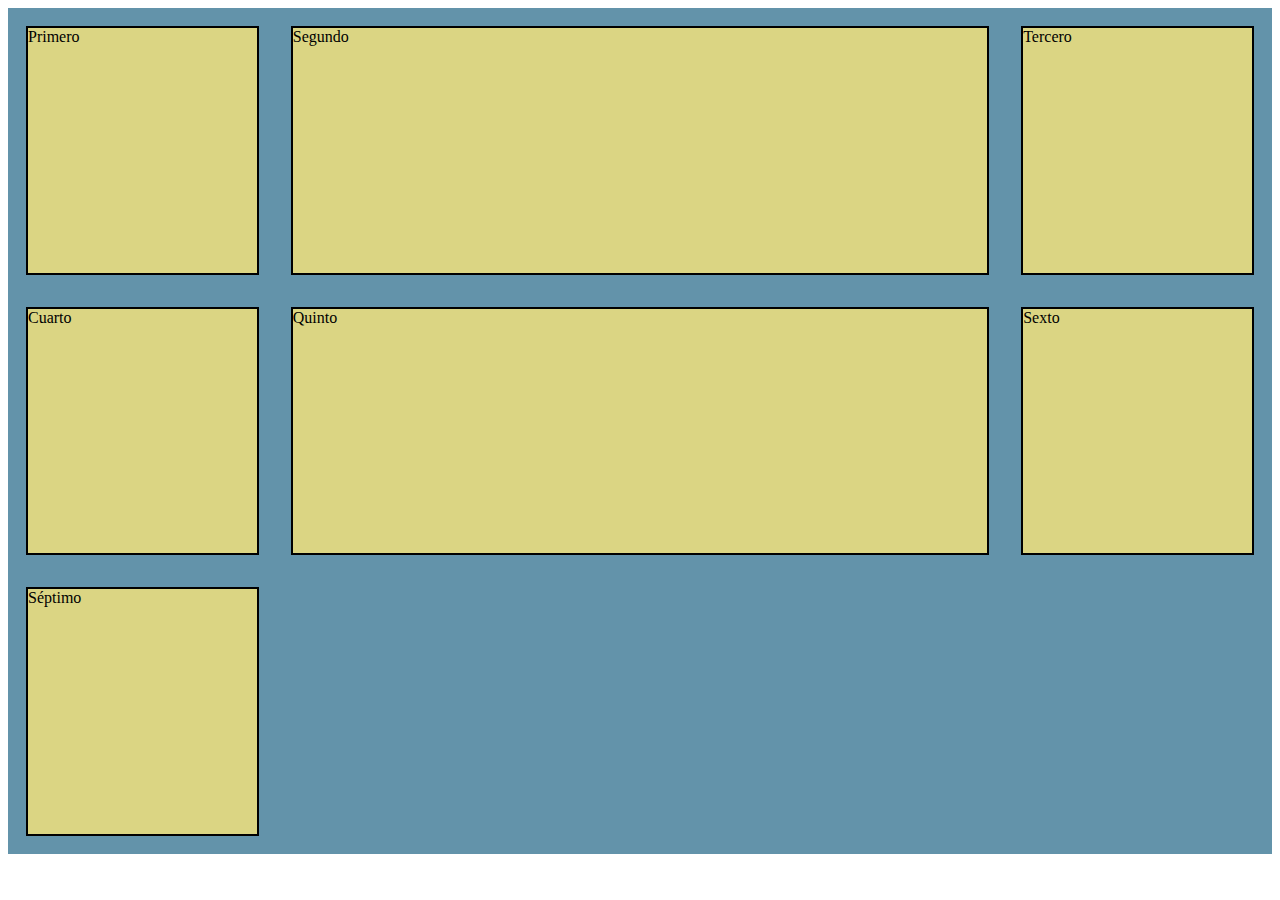
<file: Ejercicios FLEX/Ejercicios FLEX/ejercicioGrid/index.html>
<!DOCTYPE html>
<html lang="en">
<head>
    <meta charset="UTF-8">
    <meta name="viewport" content="width=device-width, initial-scale=1.0">
    <title>Document</title>
    <link rel="stylesheet" type="text/css" href="style.css">
</head>
<body>
    <div class="container">
        <div>Primero</div>
        <div>Segundo</div>
        <div>Tercero</div>
        <div>Cuarto</div>
        <div>Quinto</div>
        <div>Sexto</div>
        <div>Séptimo</div>
    </div>
</body>
</html>
</file>
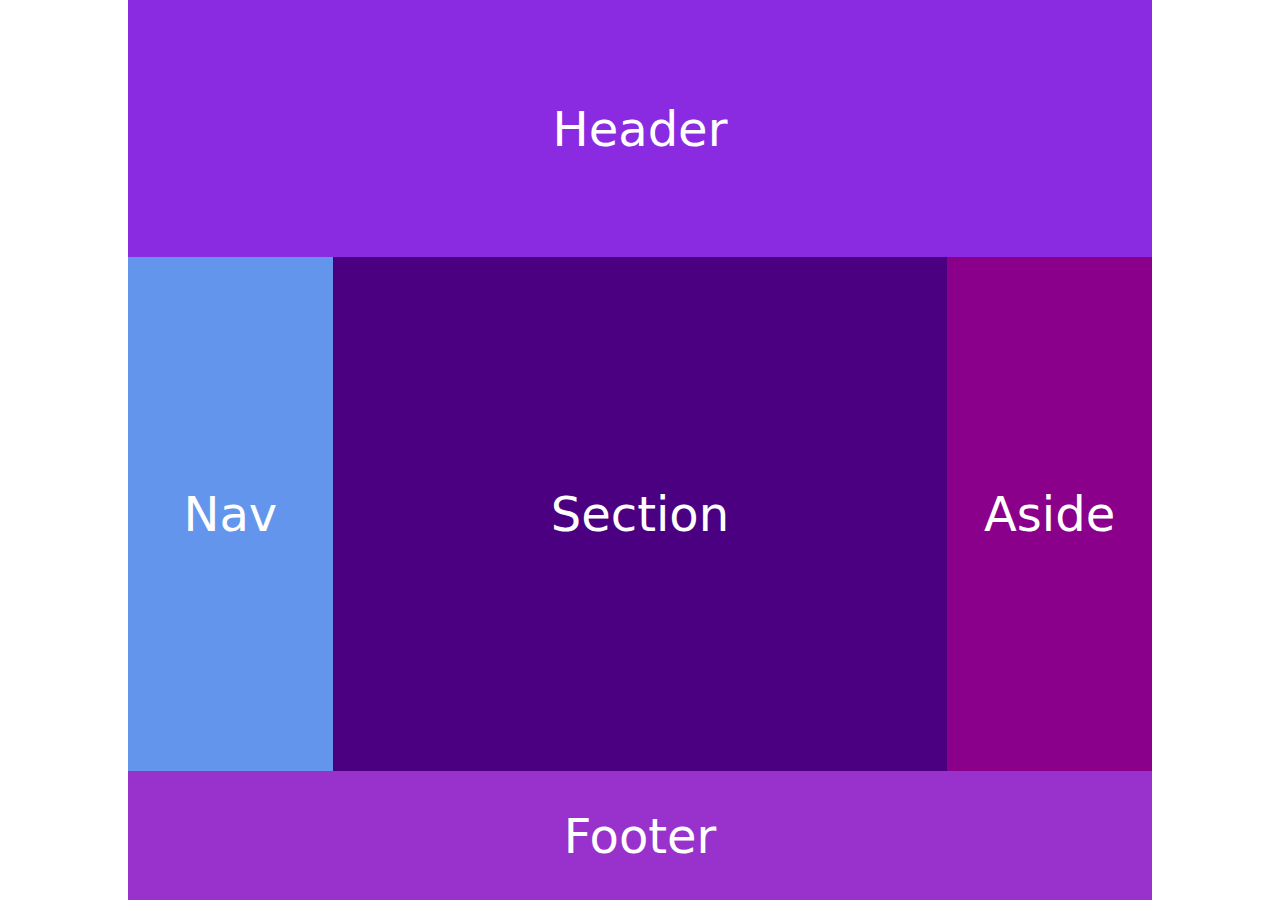
<file: Ejercicios RWD/Ejercicios RWD/ejercicio1/index.html>
<!DOCTYPE html>
<html>
<head>
	<meta charset="utf-8">
	<title>ejercicio 4 Grid</title>
	<link rel="stylesheet" type="text/css" href="styles.css">
	<meta name="viewport" content="width=device-width, user-scalable=no, initial-scale=1.0, maximum-scale=1.0, minimum-scale=1.0">
</head>
<body>
	<main>
	  <header>Header</header>
	  <nav>Nav</nav>
	  <section>Section</section>
	  <aside>Aside</aside>
	  <footer>Footer</footer>
	</main>
</body>
</html>
</file>
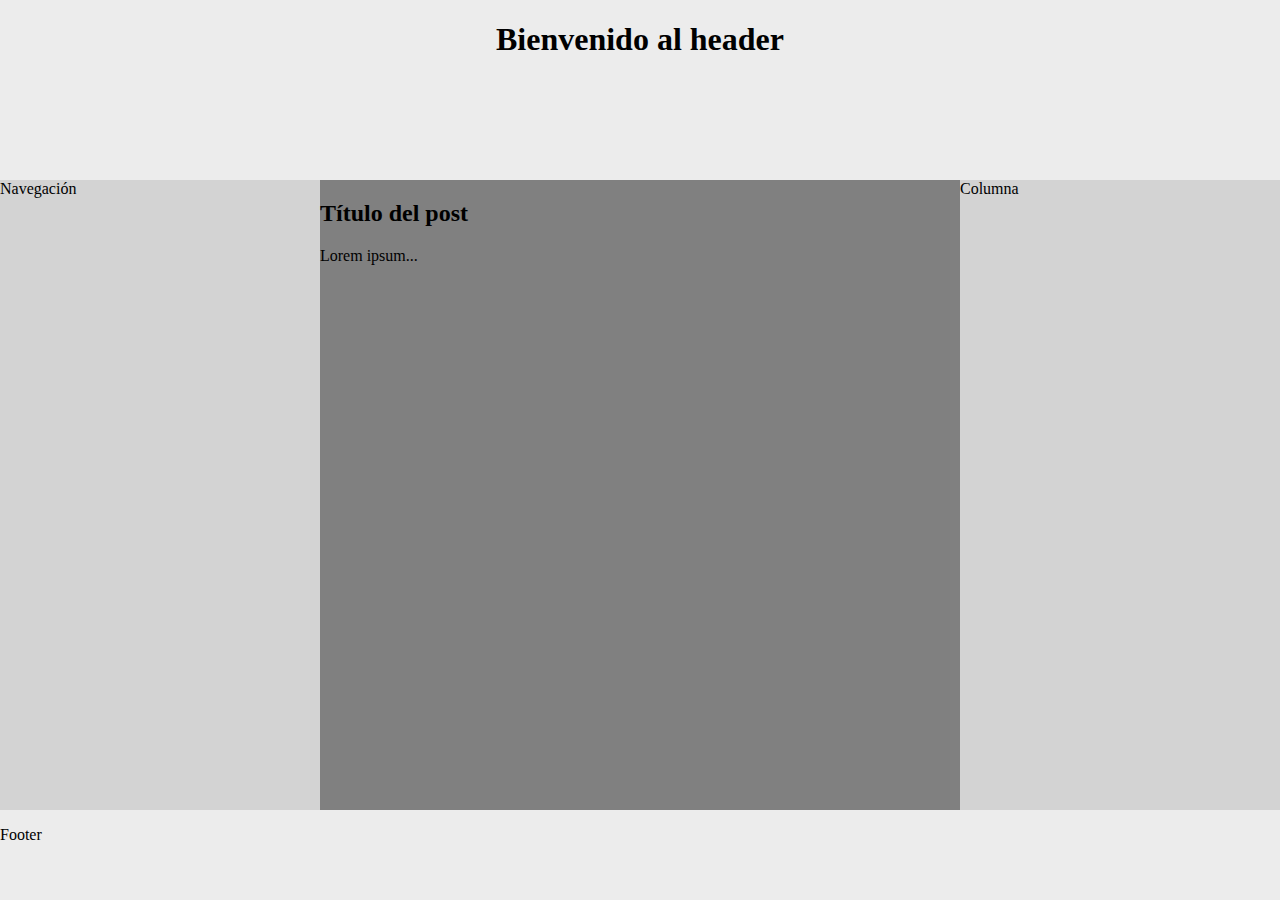
<file: Ejercicios GRID/Ejercicios GRID/1.ejercicios_plantillas/ejercicio2/index.html>
﻿<!DOCTYPE html>
<html>
<head>
	<title>ejercicio 3 Grid</title>
	<link rel="stylesheet" type="text/css" href="style.css">
	<meta name="viewport" content="width=device-width, user-scalable=no, initial-scale=1.0, maximum-scale=1.0, minimum-scale=1.0">
</head>
<body>
	<header>
		<h1>Bienvenido al header</h1>
	</header>
	<nav>Navegación</nav>
	<main>
		<h2>Título del post</h2>
		<p>Lorem ipsum...</p>
	</main>
	<aside>Columna</aside>
	<footer>
		<p>Footer</p>
	</footer>

</body>
</html>
</file>
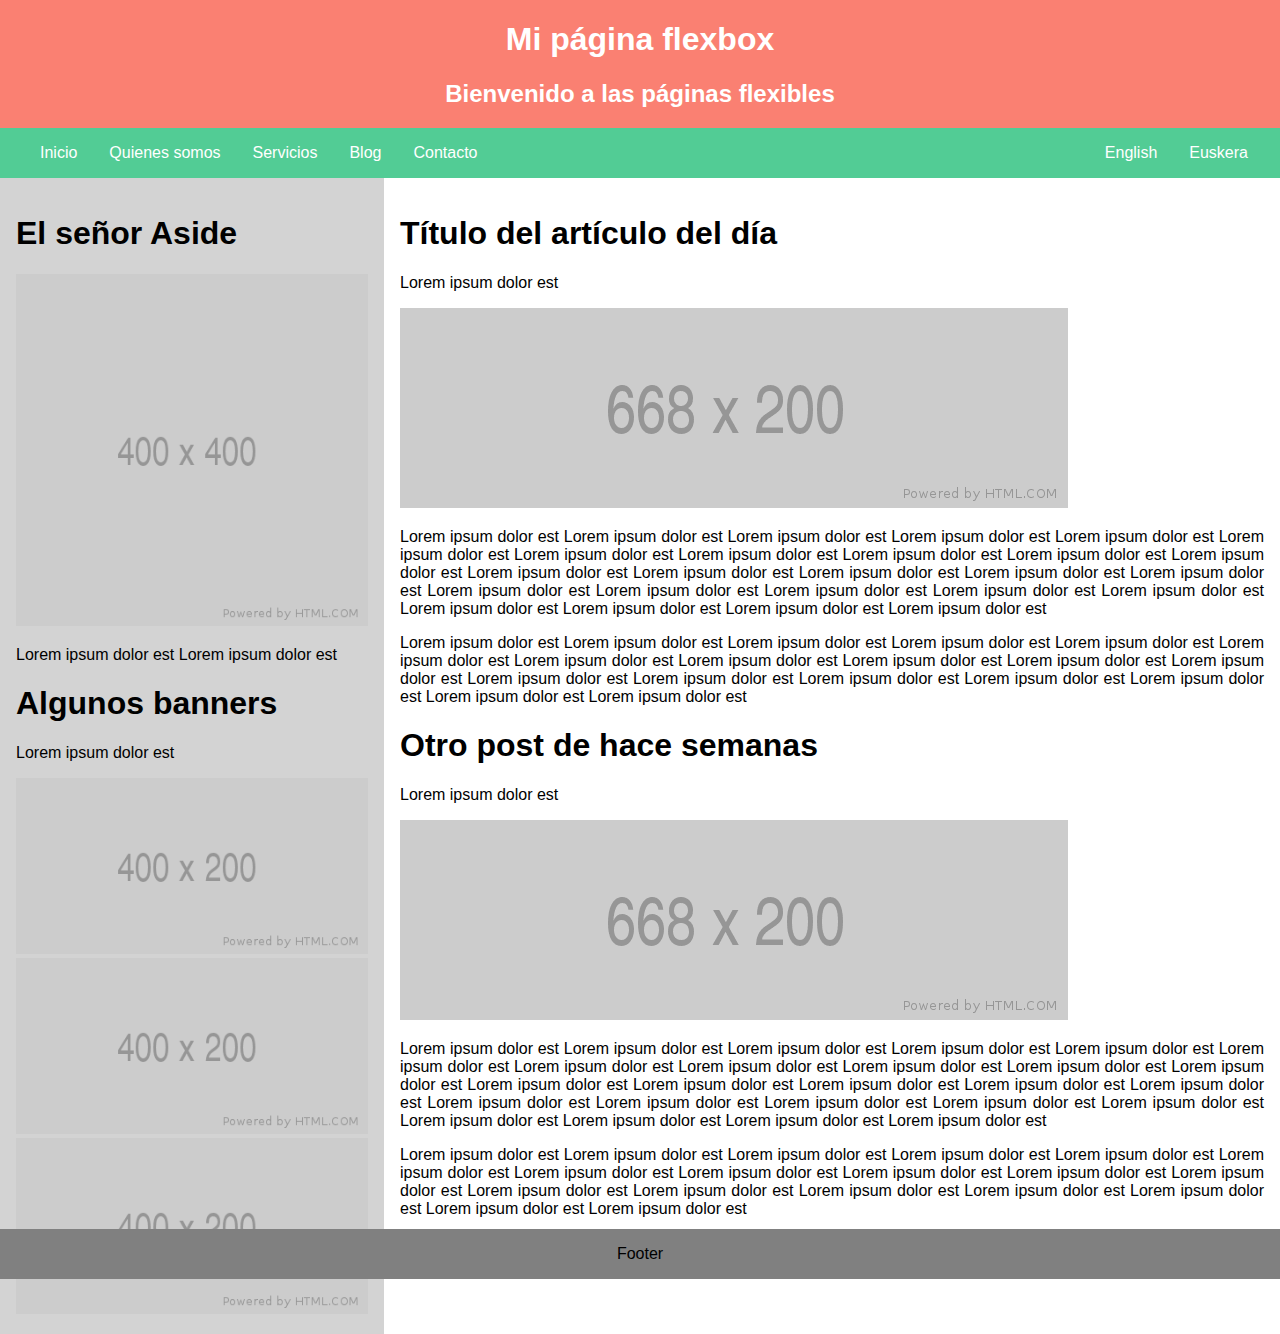
<file: Ejercicios GRID/Ejercicios GRID/1.ejercicios_plantillas/ejercicio3/index.html>
﻿<!DOCTYPE html>
<html>
<head>
	<title>FLEX</title>
	<link rel="stylesheet" type="text/css" href="styles.css">
</head>
<body>
<header>
	<h1>Mi p&aacute;gina flexbox</h1>
	<h2>Bienvenido a las p&aacute;ginas flexibles</h2>
</header>
<nav>
	<ul>
		<li>Inicio</li>
		<li>Quienes somos</li>
		<li>Servicios</li>
		<li>Blog</li>
		<li>Contacto</li>
	</ul>
	<ul>
		<li>English</li>
		<li>Euskera</li>
	</ul>
</nav>
<aside>
	<h1>El se&ntilde;or Aside</h1>
	<img src="400.png" class="c400">
	<p>Lorem ipsum dolor est Lorem ipsum dolor est</p>
	<h1>Algunos banners</h1>
	<p>Lorem ipsum dolor est</p>
	<img src="400x200.png">
	<img src="400x200.png">
	<img src="400x200.png">

</aside>
<main>
	<article>
		<h1>T&iacute;tulo del art&iacute;culo del d&iacute;a</h1>
		<p>Lorem ipsum dolor est</p>
		<img src="668x200.png">
		<p>Lorem ipsum dolor est Lorem ipsum dolor est Lorem ipsum dolor est Lorem ipsum dolor est Lorem ipsum dolor est Lorem ipsum dolor est Lorem ipsum dolor est Lorem ipsum dolor est Lorem ipsum dolor est Lorem ipsum dolor est Lorem ipsum dolor est Lorem ipsum dolor est Lorem ipsum dolor est Lorem ipsum dolor est Lorem ipsum dolor est Lorem ipsum dolor est Lorem ipsum dolor est Lorem ipsum dolor est Lorem ipsum dolor est Lorem ipsum dolor est Lorem ipsum dolor est Lorem ipsum dolor est Lorem ipsum dolor est Lorem ipsum dolor est Lorem ipsum dolor est </p>
		<p>Lorem ipsum dolor est Lorem ipsum dolor est Lorem ipsum dolor est Lorem ipsum dolor est Lorem ipsum dolor est Lorem ipsum dolor est Lorem ipsum dolor est Lorem ipsum dolor est Lorem ipsum dolor est Lorem ipsum dolor est Lorem ipsum dolor est Lorem ipsum dolor est Lorem ipsum dolor est Lorem ipsum dolor est Lorem ipsum dolor est Lorem ipsum dolor est Lorem ipsum dolor est Lorem ipsum dolor est </p>
	</article>
	<article>
		<h1>Otro post de hace semanas</h1>
		<p>Lorem ipsum dolor est</p>
		<img src="668x200.png">
		<p>Lorem ipsum dolor est Lorem ipsum dolor est Lorem ipsum dolor est Lorem ipsum dolor est Lorem ipsum dolor est Lorem ipsum dolor est Lorem ipsum dolor est Lorem ipsum dolor est Lorem ipsum dolor est Lorem ipsum dolor est Lorem ipsum dolor est Lorem ipsum dolor est Lorem ipsum dolor est Lorem ipsum dolor est Lorem ipsum dolor est Lorem ipsum dolor est Lorem ipsum dolor est Lorem ipsum dolor est Lorem ipsum dolor est Lorem ipsum dolor est Lorem ipsum dolor est Lorem ipsum dolor est Lorem ipsum dolor est Lorem ipsum dolor est Lorem ipsum dolor est </p>
		<p>Lorem ipsum dolor est Lorem ipsum dolor est Lorem ipsum dolor est Lorem ipsum dolor est Lorem ipsum dolor est Lorem ipsum dolor est Lorem ipsum dolor est Lorem ipsum dolor est Lorem ipsum dolor est Lorem ipsum dolor est Lorem ipsum dolor est Lorem ipsum dolor est Lorem ipsum dolor est Lorem ipsum dolor est Lorem ipsum dolor est Lorem ipsum dolor est Lorem ipsum dolor est Lorem ipsum dolor est </p>
	</article>
</main>
<footer>
	<p>Footer</p>
</footer>
</body>
</html>
</file>
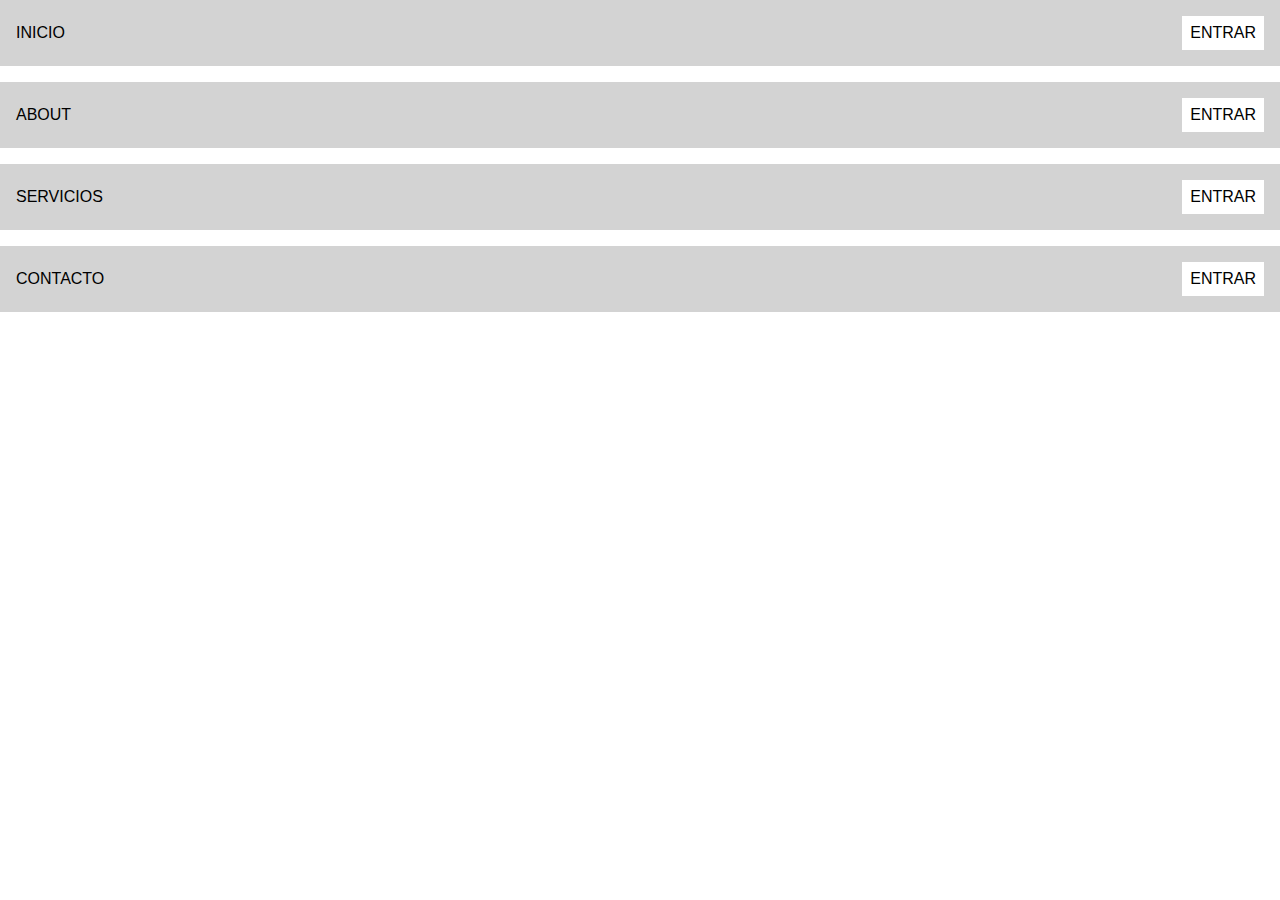
<file: Ejercicios FLEX/Ejercicios FLEX/ejercicio2.html>
<!DOCTYPE html>
<html>
<head>
	<title>EJERCICIO 2</title>
	<link rel="stylesheet" type="text/css" href="ejercicio2.css">
</head>
<body>
	<nav>
		<ul>
			<li><p>INICIO</p><a href="">ENTRAR</a></li>
			<li><p>ABOUT</p><a href="">ENTRAR</a></li>
			<li><p>SERVICIOS</p><a href="">ENTRAR</a></li>
			<li><p>CONTACTO</p><a href="">ENTRAR</a></li>
		</ul>
	</nav>

</body>
</html>
</file>
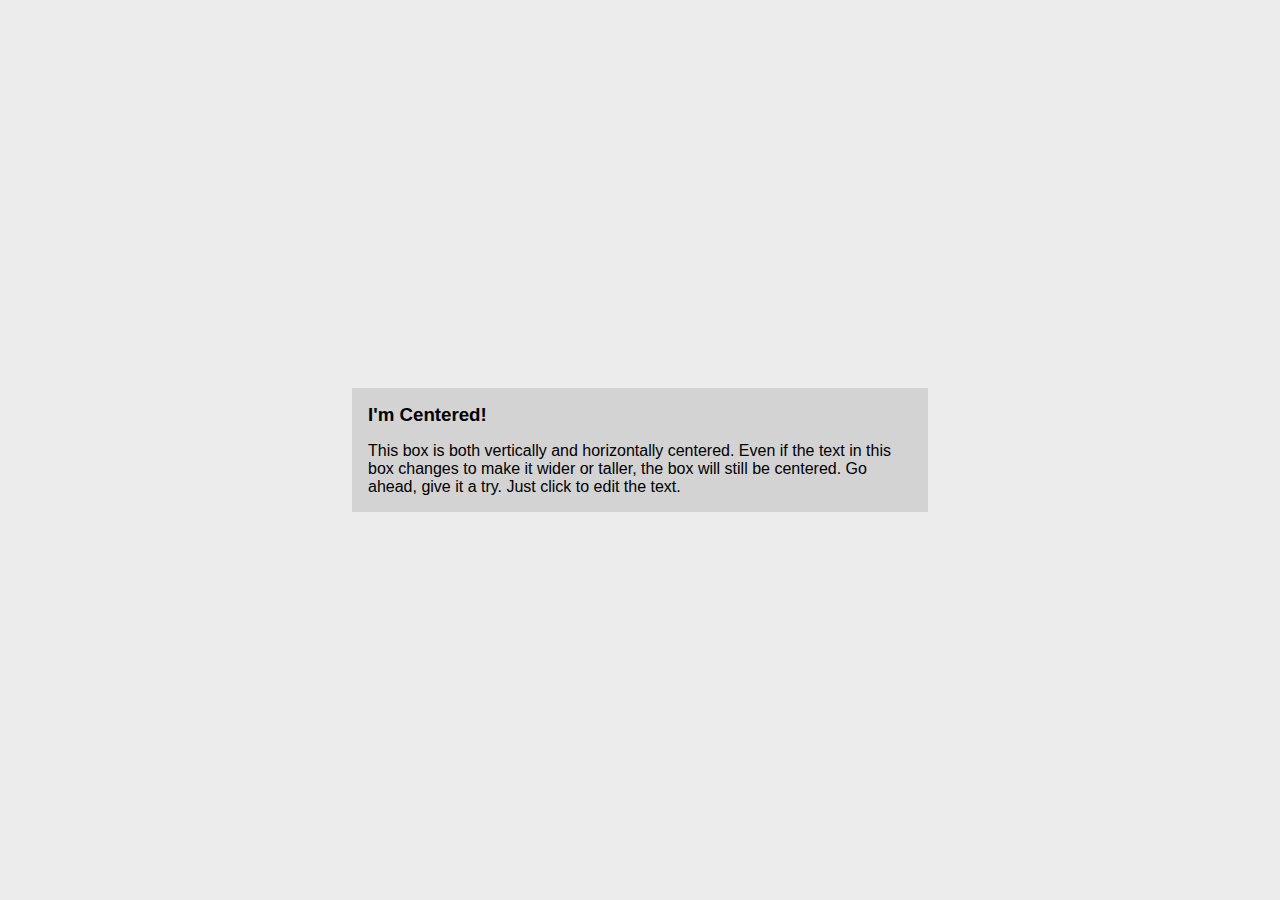
<file: Ejercicios FLEX/Ejercicios FLEX/ejercicio3.html>
﻿<!DOCTYPE html>
<html>
<head>
	<title>EJERCICIO 3</title>
	<link rel="stylesheet" type="text/css" href="ejercicio3.css">
</head>
<body>
<main>
	<div>
		<h3>I'm Centered!</h3>
		<p>This box is both vertically and horizontally centered. Even if the text in this box changes to make it wider or taller, the box will still be centered. Go ahead, give it a try. Just click to edit the text.</p>
	</div>
</main>
</body>
</html>
</file>
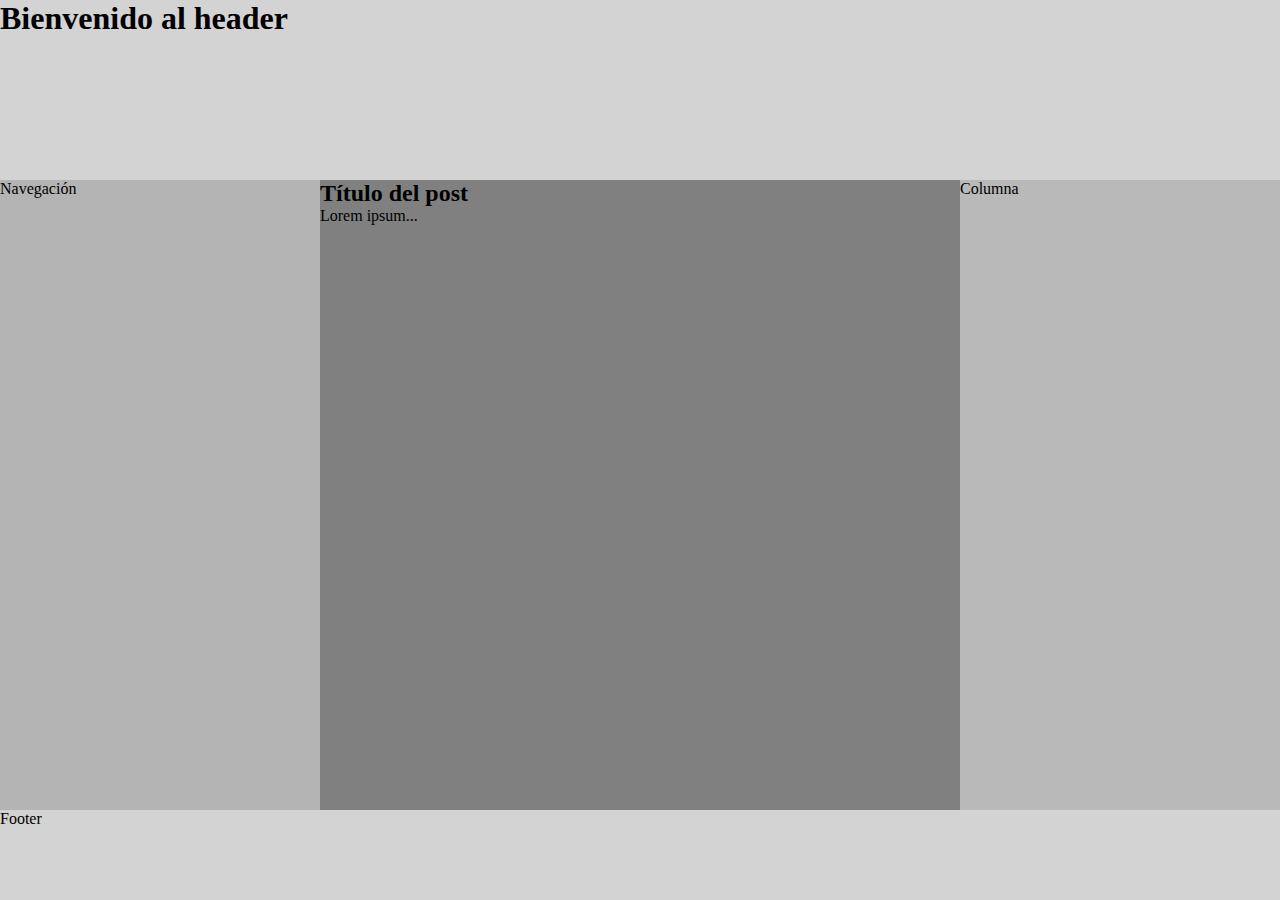
<file: Ejercicios FLEX/Ejercicios FLEX/ejercicio5.html>
﻿<!DOCTYPE html>
<html>
<head>
	<title>EJERCICIO 5</title>
	<link rel="stylesheet" type="text/css" href="ejercicio5.css">
</head>
<body>
	<header>
		<h1>Bienvenido al header</h1>
	</header>
	<main>
		<article>
			<h2>T&iacute;tulo del post</h2>
			<p>Lorem ipsum...</p>
		</article>
		<nav>Navegaci&oacute;n</nav>
		<aside>Columna</aside>
	</main>
	<footer>
		<p>Footer</p>
	</footer>

</body>
</html>
</file>
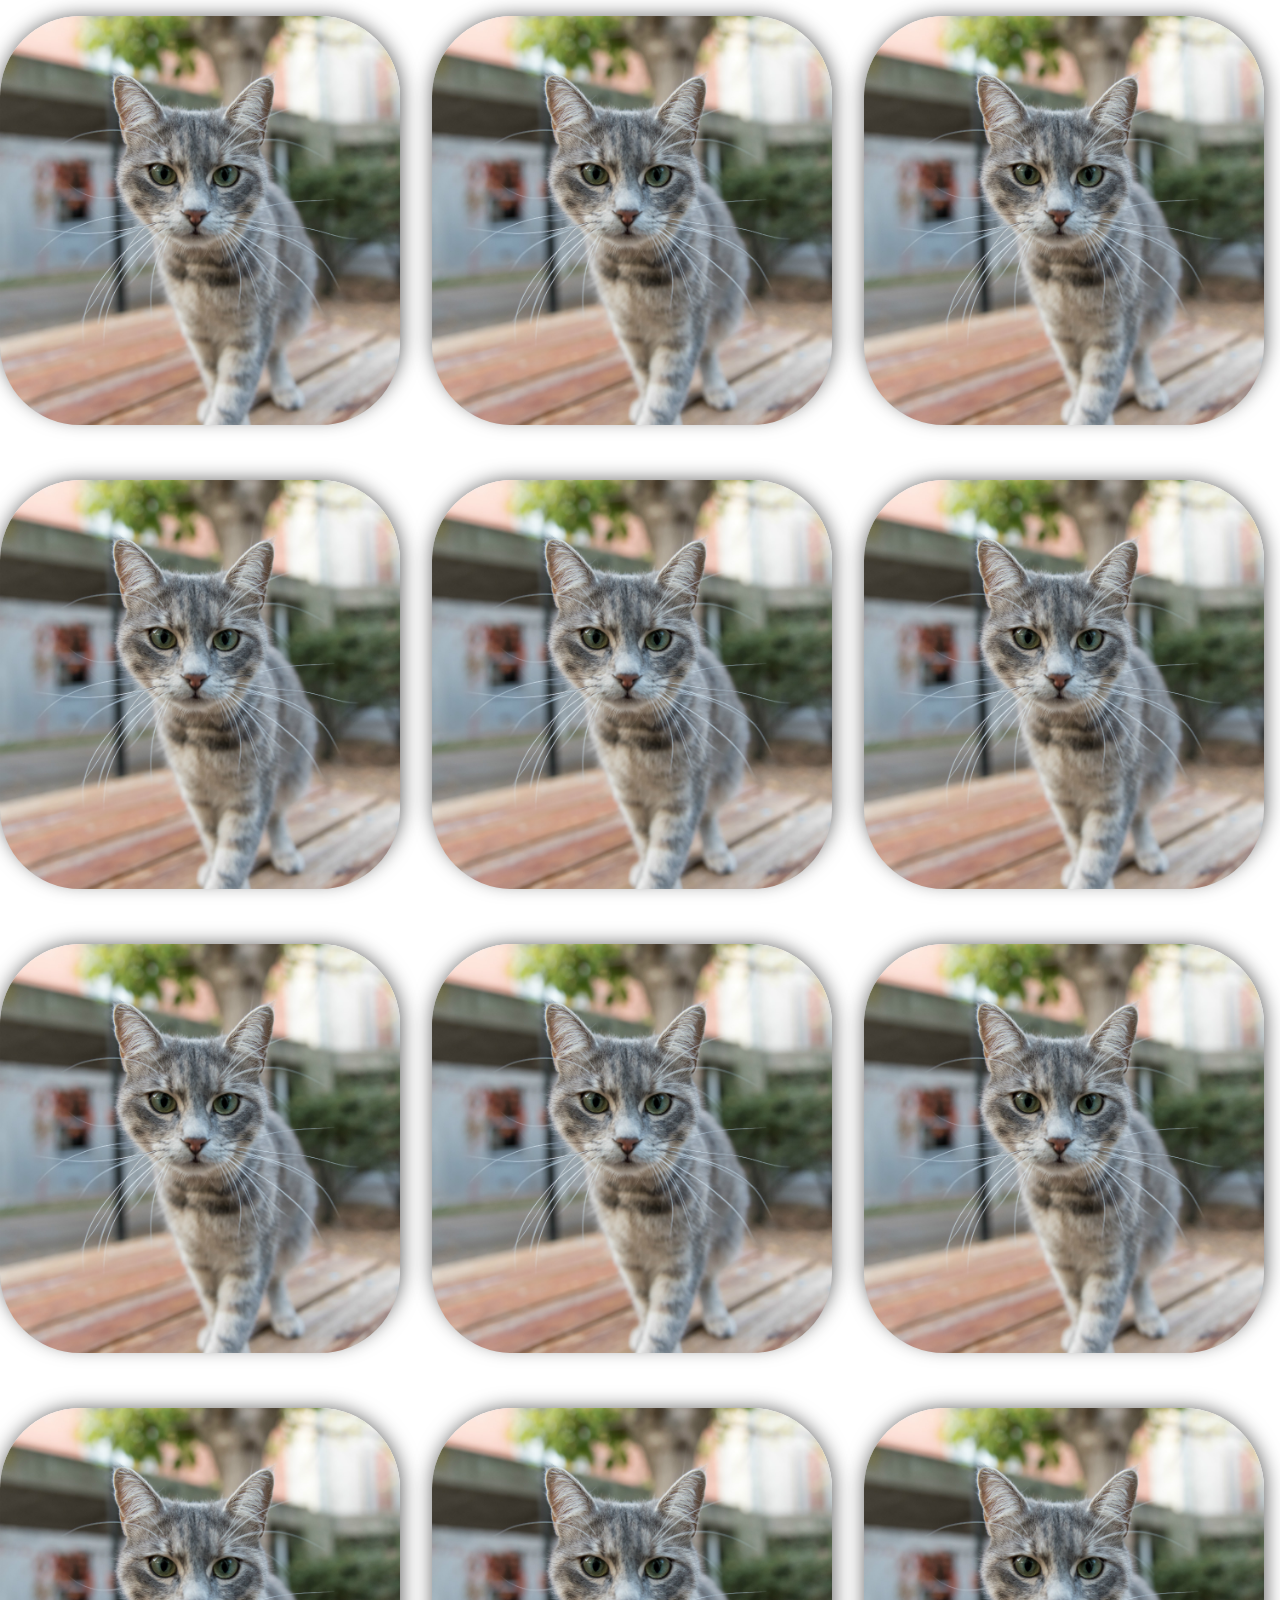
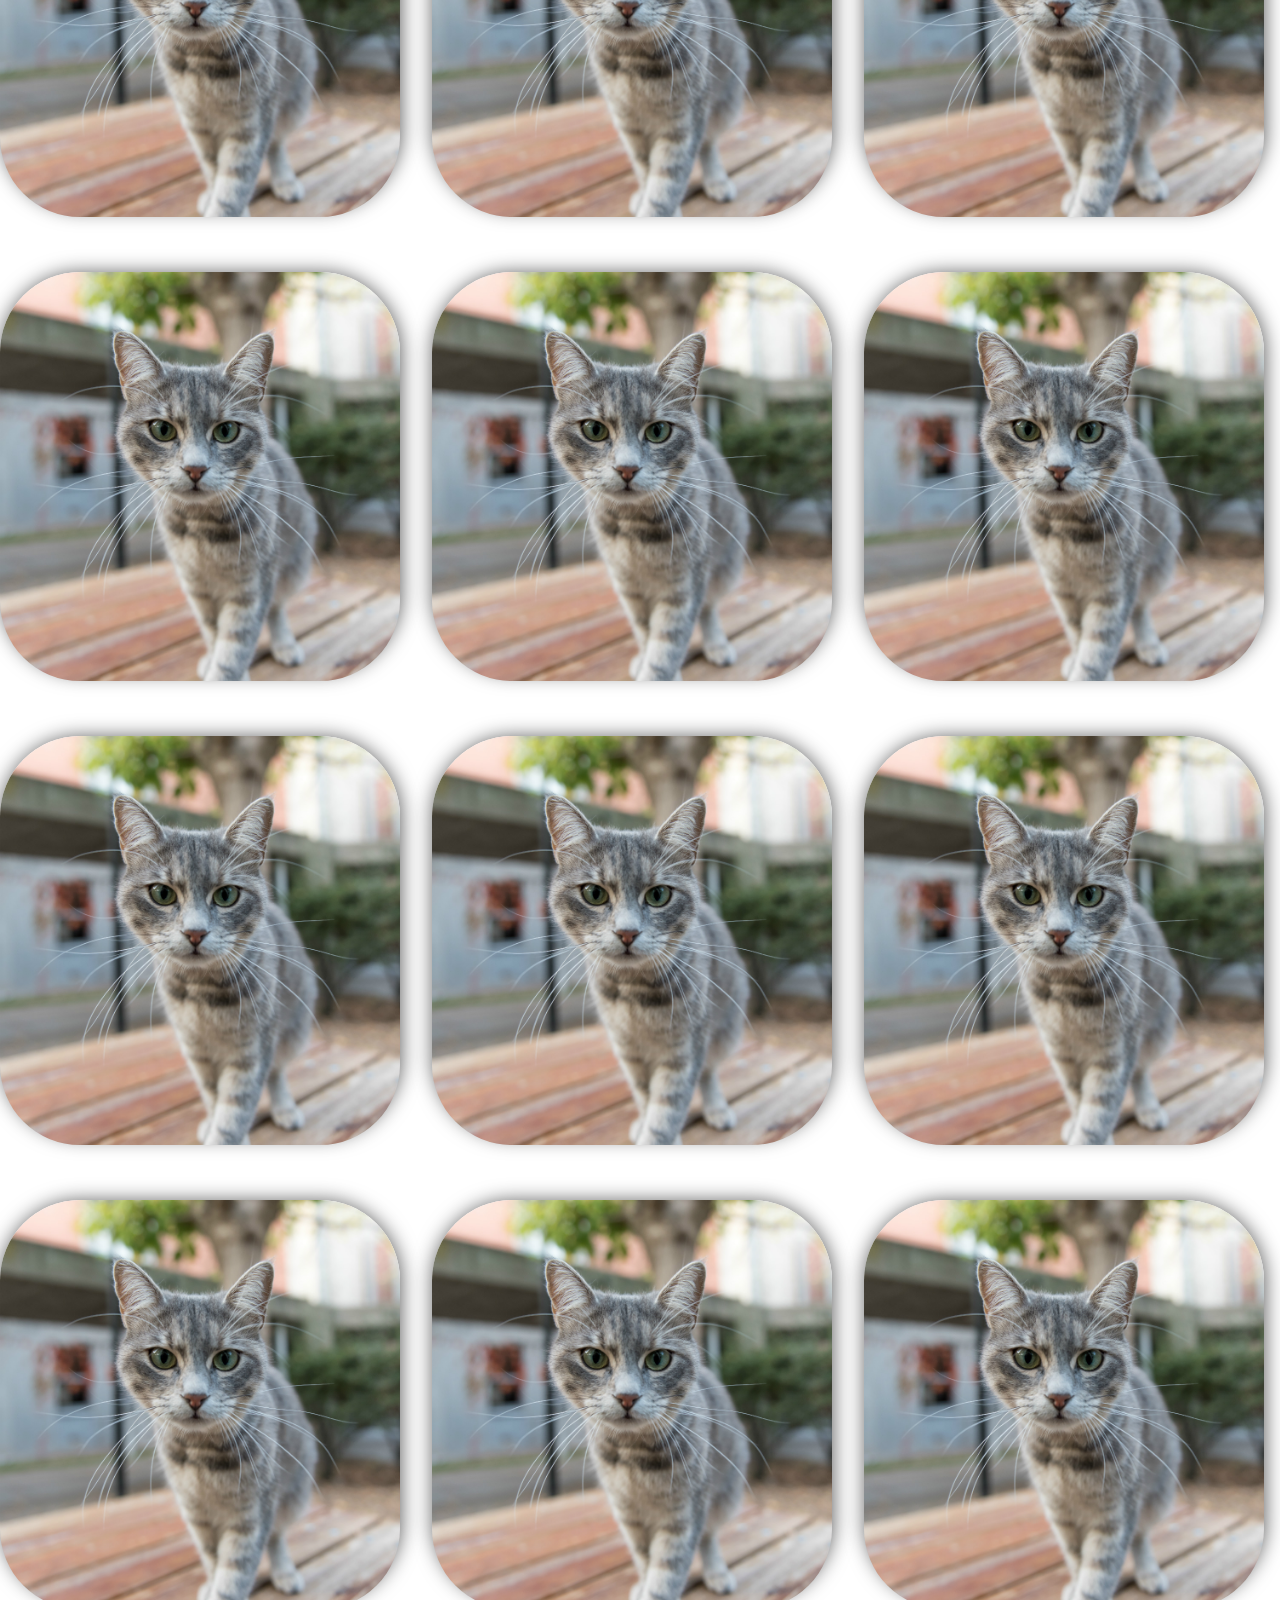
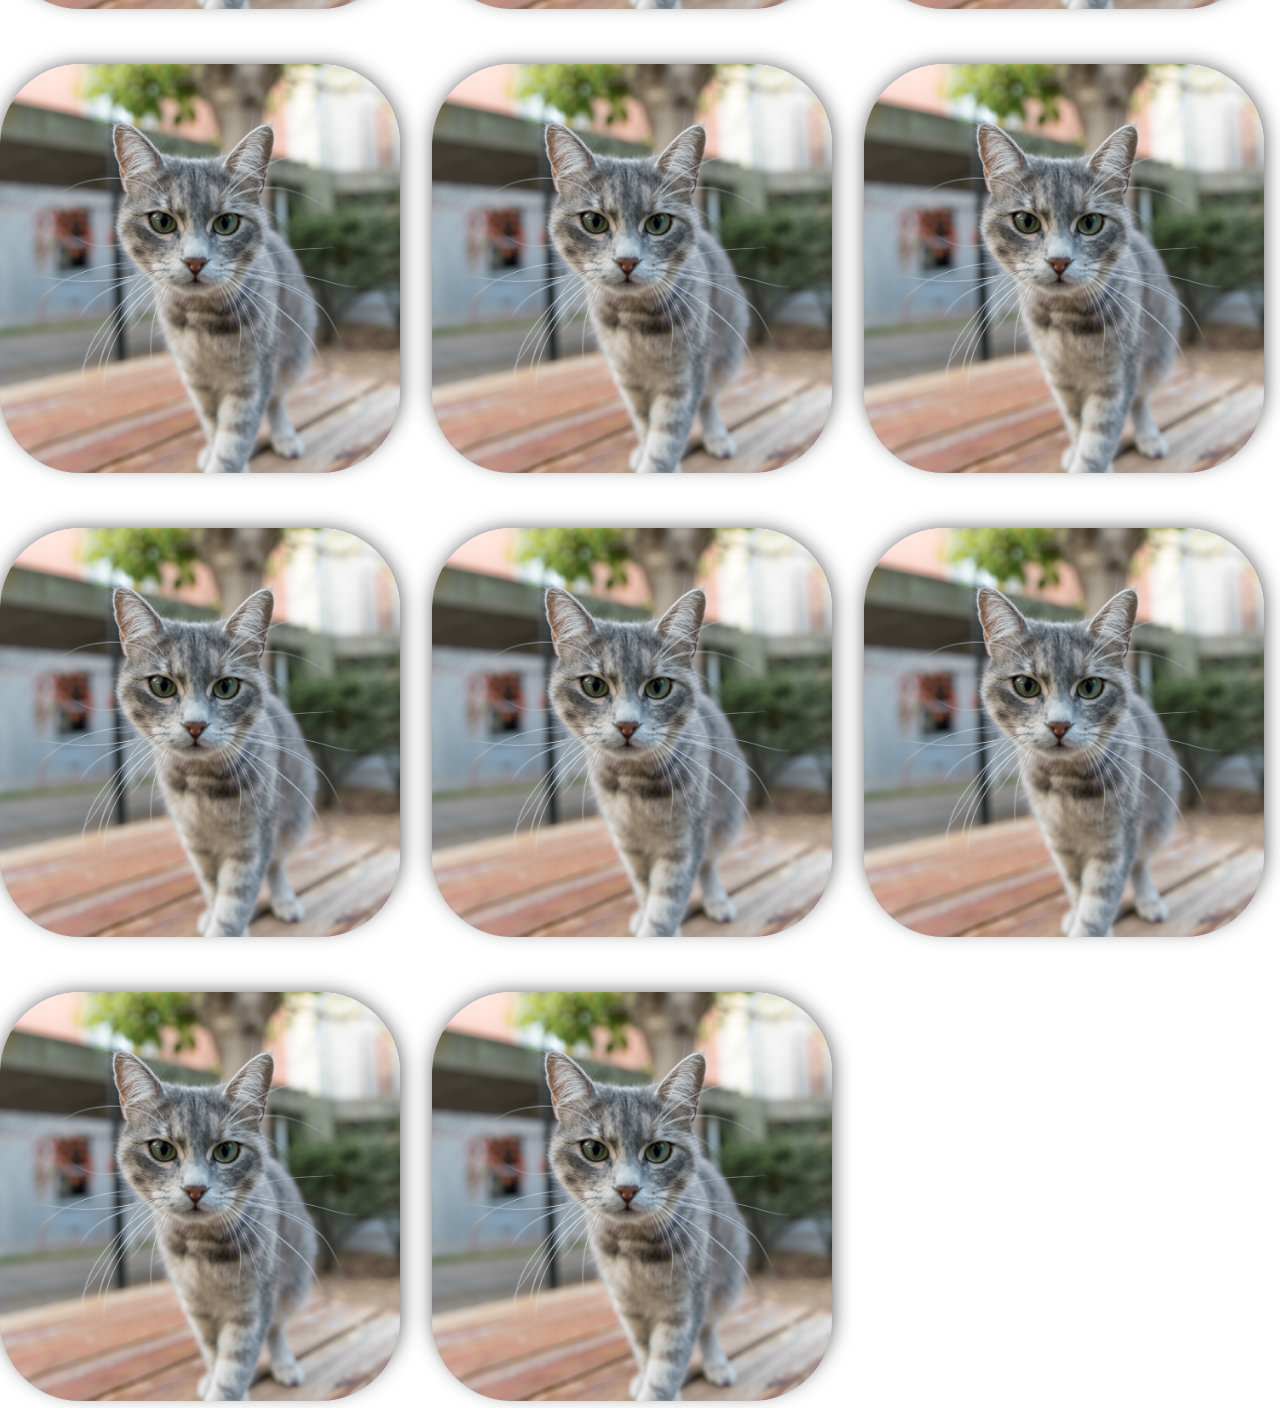
<file: Ejercicios FLEX/Ejercicios FLEX/ejercicio4/index_ejercicio4.html>
<!DOCTYPE html>
<html>
<head>
	<link rel="stylesheet" type="text/css" href="style.css">
	<title>EJERCICIO 4</title>

</head>
<body>
	<main>
		<div><img src="imagen_ejercicio4.jpg"></div>
		<div><img src="imagen_ejercicio4.jpg"></div>
		<div><img src="imagen_ejercicio4.jpg"></div>
		<div><img src="imagen_ejercicio4.jpg"></div>
		<div><img src="imagen_ejercicio4.jpg"></div>
		<div><img src="imagen_ejercicio4.jpg"></div>
		<div><img src="imagen_ejercicio4.jpg"></div>
		<div><img src="imagen_ejercicio4.jpg"></div>
		<div><img src="imagen_ejercicio4.jpg"></div>
		<div><img src="imagen_ejercicio4.jpg"></div>
		<div><img src="imagen_ejercicio4.jpg"></div>
		<div><img src="imagen_ejercicio4.jpg"></div>
		<div><img src="imagen_ejercicio4.jpg"></div>
		<div><img src="imagen_ejercicio4.jpg"></div>
		<div><img src="imagen_ejercicio4.jpg"></div>
		<div><img src="imagen_ejercicio4.jpg"></div>
		<div><img src="imagen_ejercicio4.jpg"></div>
		<div><img src="imagen_ejercicio4.jpg"></div>
		<div><img src="imagen_ejercicio4.jpg"></div>
		<div><img src="imagen_ejercicio4.jpg"></div>
		<div><img src="imagen_ejercicio4.jpg"></div>
		<div><img src="imagen_ejercicio4.jpg"></div>
		<div><img src="imagen_ejercicio4.jpg"></div>
		<div><img src="imagen_ejercicio4.jpg"></div>
		<div><img src="imagen_ejercicio4.jpg"></div>
		<div><img src="imagen_ejercicio4.jpg"></div>
		<div><img src="imagen_ejercicio4.jpg"></div>
		<div><img src="imagen_ejercicio4.jpg"></div>
		<div><img src="imagen_ejercicio4.jpg"></div>
	</main>

</body>
</html>
</file>
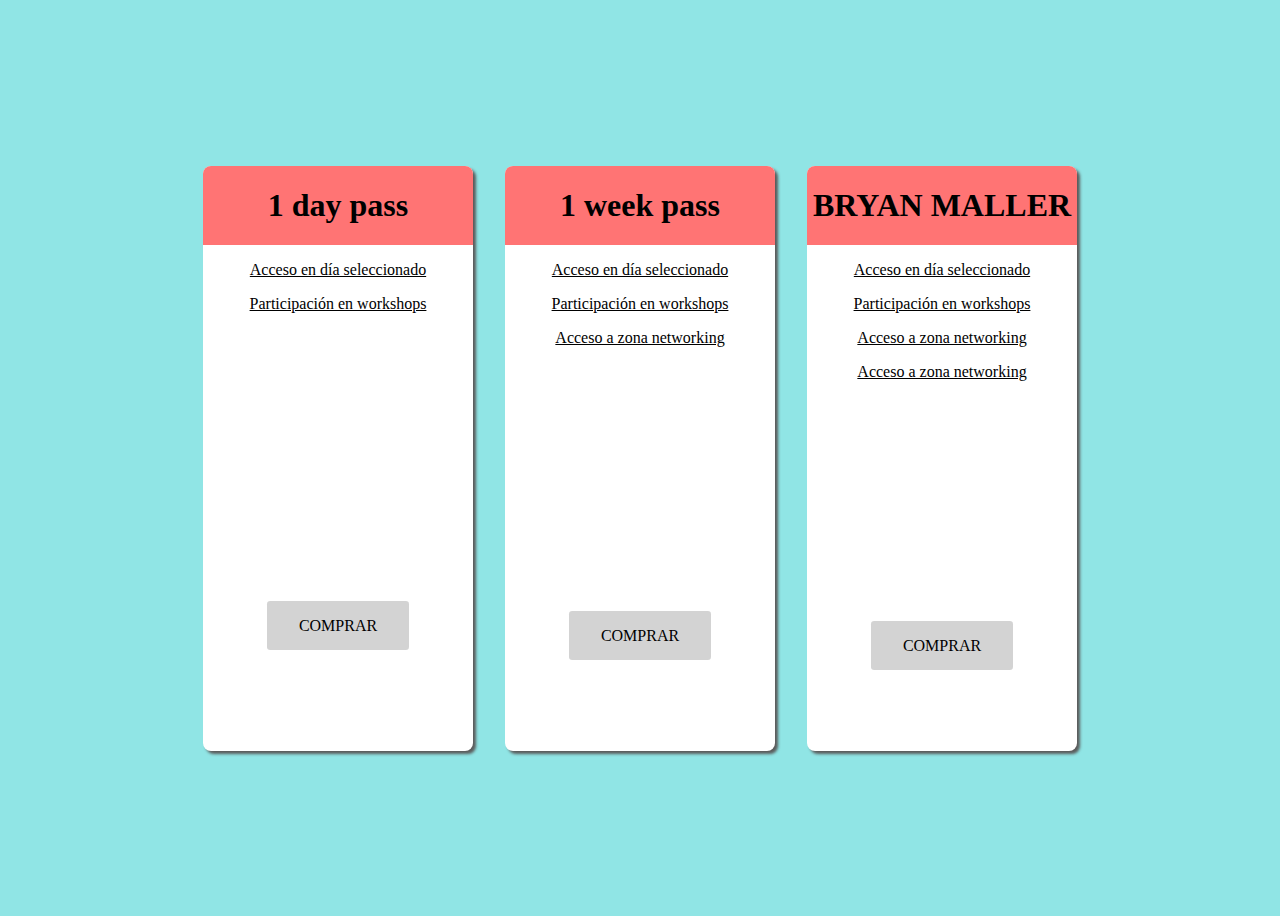
<file: Ejercicios FLEX/Ejercicios FLEX/ejercicio6/index_ejercicio6.html>
﻿<!DOCTYPE html>
<html>
<head>
	<title>EJERCICIO 6</title>
	<link rel="stylesheet" type="text/css" href="style.css">
</head>
<body>
	<main>
		<div class="columna">
			<div class="top">
				<h1>1 day pass</h1>
			</div>
			<div class="mid">
				<p>Acceso en d&iacute;a seleccionado</p>
				<p>Participaci&oacute;n en workshops</p>
			</div>
			<div class="bot">
				<a href="">COMPRAR</a>
			</div>
		</div>
		<div class="columna">
			<div class="top">
				<h1>1 week pass</h1>
			</div>
			<div class="mid">
				<p>Acceso en d&iacute;a seleccionado</p>
				<p>Participaci&oacute;n en workshops</p>
				<p>Acceso a zona networking</p>
			</div>
			<div class="bot">
				<a href="">COMPRAR</a>
			</div>
		</div>
		<div class="columna">
			<div class="top">
				<h1>BRYAN MALLER</h1>
			</div>
			<div class="mid">
				<p>Acceso en d&iacute;a seleccionado</p>
				<p>Participaci&oacute;n en workshops</p>
				<p>Acceso a zona networking</p>
				<p>Acceso a zona networking</p>
			</div>
			<div class="bot">
				<a href="https://www.lavanguardia.com/sucesos/20231124/9402258/bryan-miller-asesino-patrullaba-vestido-cazador-zombies-hunter-caras-mal.html">COMPRAR</a>
			</div>
		</div>
	</main>

</body>
</html>
</file>
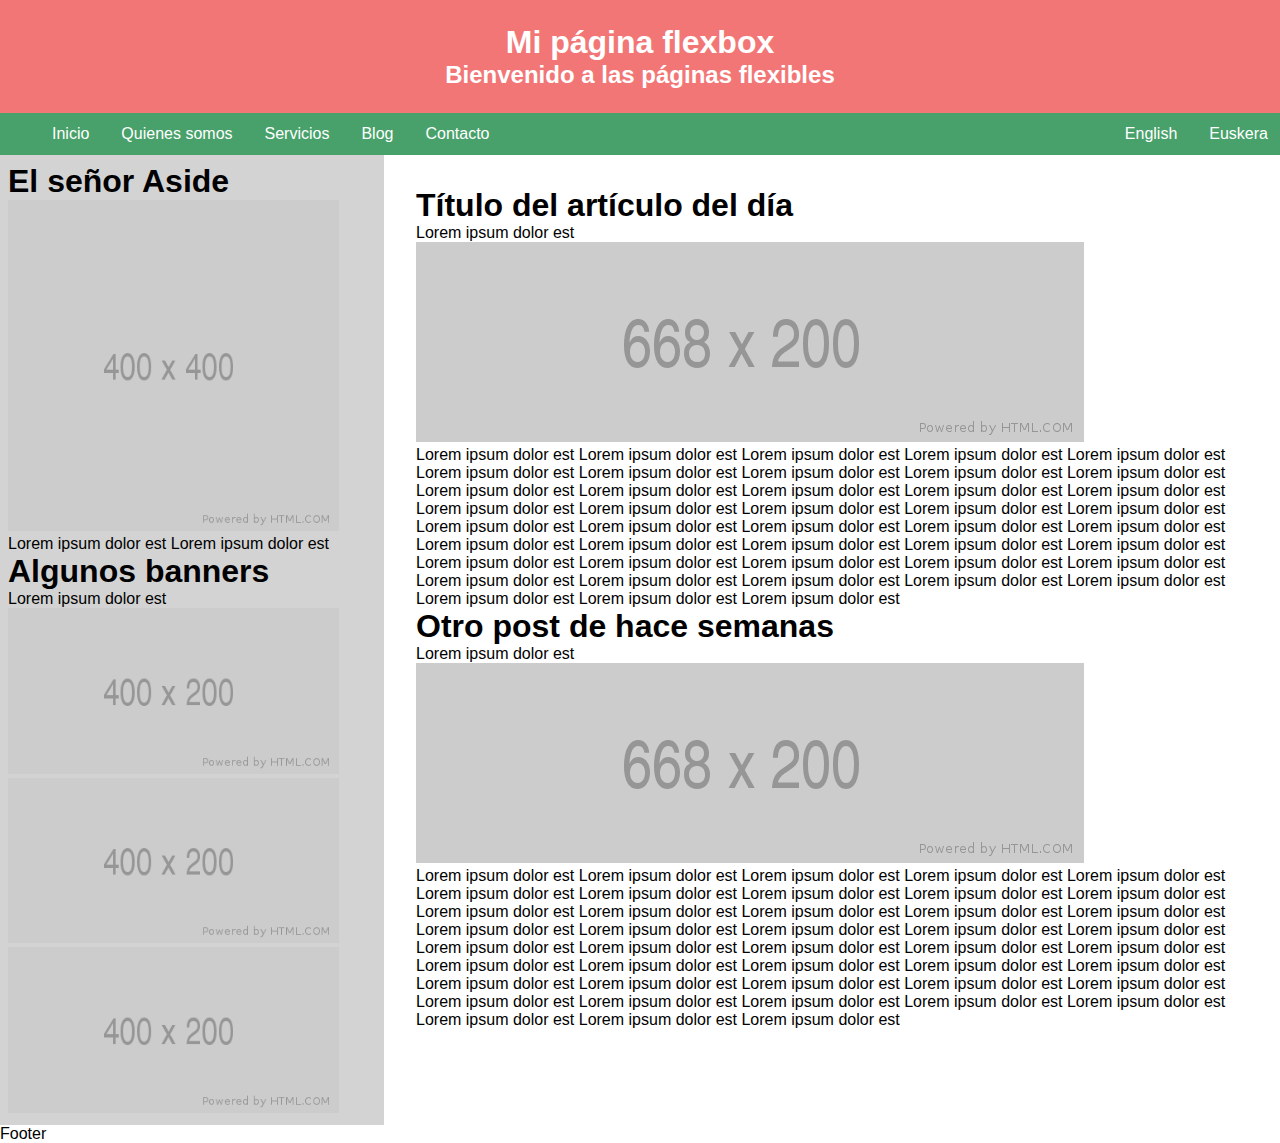
<file: Ejercicios FLEX/Ejercicios FLEX/ejercicio7/index_ejercicio7.html>
﻿<!DOCTYPE html>
<html>
<head>
	<title>FLEX</title>
	<link rel="stylesheet" type="text/css" href="style.css">
</head>
<body>
<header>
	<h1>Mi p&aacute;gina flexbox</h1>
	<h2>Bienvenido a las p&aacute;ginas flexibles</h2>
</header>
<nav>
	<ul>
		<li>Inicio</li>
		<li>Quienes somos</li>
		<li>Servicios</li>
		<li>Blog</li>
		<li>Contacto</li>
	</ul>
	<ul>
		<li>English</li>
		<li>Euskera</li>
	</ul>
</nav>
<div class="centro">
<aside>
	<h1>El se&ntilde;or Aside</h1>
	<img src="400.png">
	<p>Lorem ipsum dolor est Lorem ipsum dolor est</p>
	<h1>Algunos banners</h1>
	<p>Lorem ipsum dolor est</p>
	<img src="400x200.png">
	<img src="400x200.png">
	<img src="400x200.png">

</aside>
<main>
	<article>
		<h1>T&iacute;tulo del art&iacute;culo del d&iacute;a</h1>
		<p>Lorem ipsum dolor est</p>
		<img src="668x200.png">
		<p>Lorem ipsum dolor est Lorem ipsum dolor est Lorem ipsum dolor est Lorem ipsum dolor est Lorem ipsum dolor est Lorem ipsum dolor est Lorem ipsum dolor est Lorem ipsum dolor est Lorem ipsum dolor est Lorem ipsum dolor est Lorem ipsum dolor est Lorem ipsum dolor est Lorem ipsum dolor est Lorem ipsum dolor est Lorem ipsum dolor est Lorem ipsum dolor est Lorem ipsum dolor est Lorem ipsum dolor est Lorem ipsum dolor est Lorem ipsum dolor est Lorem ipsum dolor est Lorem ipsum dolor est Lorem ipsum dolor est Lorem ipsum dolor est Lorem ipsum dolor est </p>
		<p>Lorem ipsum dolor est Lorem ipsum dolor est Lorem ipsum dolor est Lorem ipsum dolor est Lorem ipsum dolor est Lorem ipsum dolor est Lorem ipsum dolor est Lorem ipsum dolor est Lorem ipsum dolor est Lorem ipsum dolor est Lorem ipsum dolor est Lorem ipsum dolor est Lorem ipsum dolor est Lorem ipsum dolor est Lorem ipsum dolor est Lorem ipsum dolor est Lorem ipsum dolor est Lorem ipsum dolor est </p>
	</article>
	<article>
		<h1>Otro post de hace semanas</h1>
		<p>Lorem ipsum dolor est</p>
		<img src="668x200.png">
		<p>Lorem ipsum dolor est Lorem ipsum dolor est Lorem ipsum dolor est Lorem ipsum dolor est Lorem ipsum dolor est Lorem ipsum dolor est Lorem ipsum dolor est Lorem ipsum dolor est Lorem ipsum dolor est Lorem ipsum dolor est Lorem ipsum dolor est Lorem ipsum dolor est Lorem ipsum dolor est Lorem ipsum dolor est Lorem ipsum dolor est Lorem ipsum dolor est Lorem ipsum dolor est Lorem ipsum dolor est Lorem ipsum dolor est Lorem ipsum dolor est Lorem ipsum dolor est Lorem ipsum dolor est Lorem ipsum dolor est Lorem ipsum dolor est Lorem ipsum dolor est </p>
		<p>Lorem ipsum dolor est Lorem ipsum dolor est Lorem ipsum dolor est Lorem ipsum dolor est Lorem ipsum dolor est Lorem ipsum dolor est Lorem ipsum dolor est Lorem ipsum dolor est Lorem ipsum dolor est Lorem ipsum dolor est Lorem ipsum dolor est Lorem ipsum dolor est Lorem ipsum dolor est Lorem ipsum dolor est Lorem ipsum dolor est Lorem ipsum dolor est Lorem ipsum dolor est Lorem ipsum dolor est </p>
	</article>
</main>
</div>
<div class="aux"></div>
<footer>
	<p>Footer</p>
</footer>
</body>
</html>
</file>
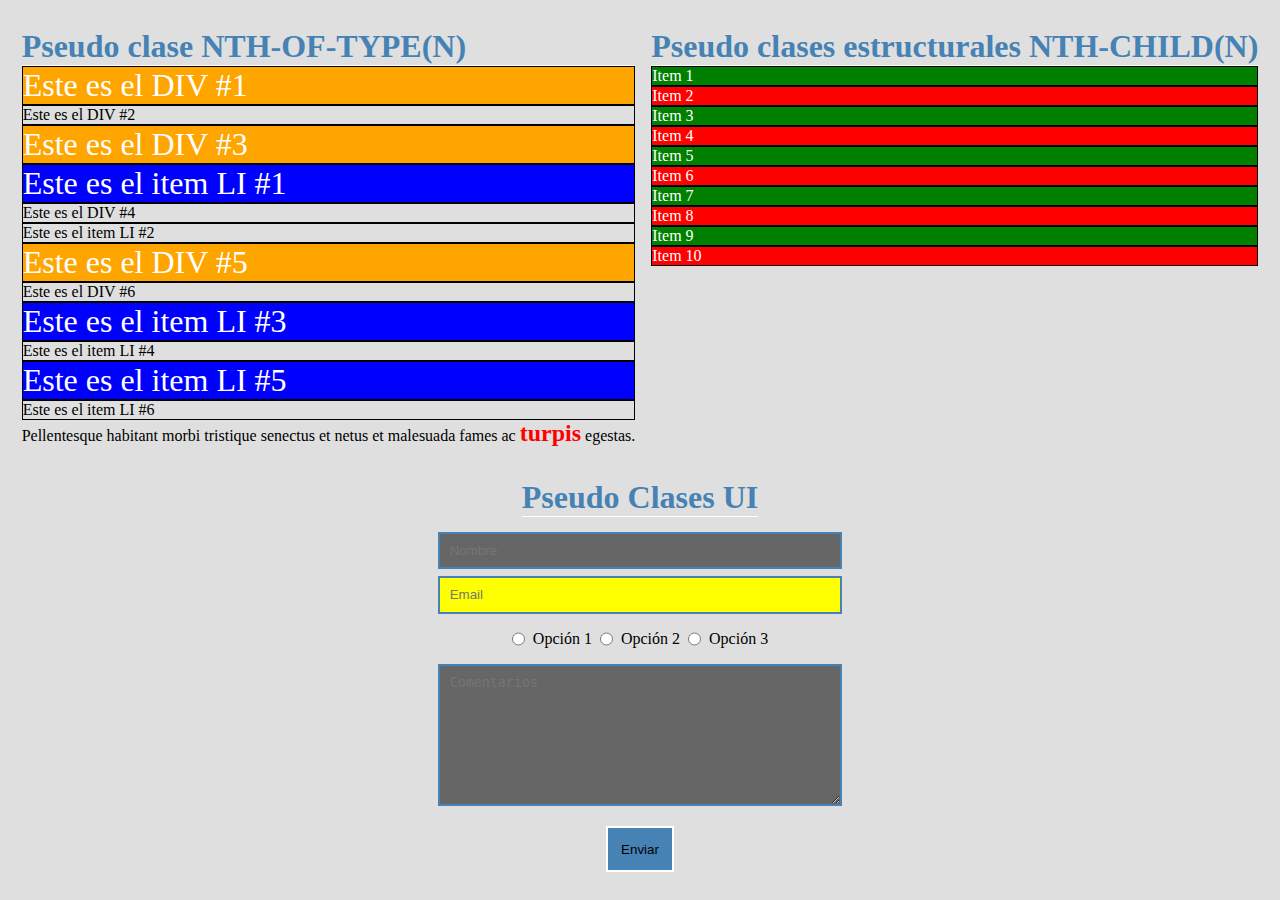
<file: Ejercicios Selectores/Ejercicios Selectores/ejercicio5_pseudoclases/ejercicio5.html>
<!DOCTYPE html>
<html lang="es">
<head>
	<meta charset="utf-8"/>
	<title>CSS3</title>
	<link rel="stylesheet" href="style.css">
</head>
<body>
	<section>
		<div class="types">
			<div class="nth-of-type">	
						
				<h1>Pseudo clase NTH-OF-TYPE(N)</h1>			
				<div >Este es el DIV #1</div>
				<div >Este es el DIV #2</div>
				<div >Este es el DIV #3</div>
				<li >Este es el item LI #1</li>
				<div>Este es el DIV #4</div>
				<li >Este es el item LI #2</li>
				<div >Este es el DIV #5</div>
				<div >Este es el DIV #6</div>
				<li >Este es el item LI #3</li>
				<li >Este es el item LI #4</li>
				<li >Este es el item LI #5</li>
				<li >Este es el item LI #6</li>
		
				<p>Pellentesque habitant morbi tristique <span>senectus et netus et malesuada</span> fames ac <strong>turpis</strong> egestas.</p>		
			</div>
		
			<div class="nth-child">
				<h1>Pseudo clases estructurales NTH-CHILD(N)</h1>
			
				<ul>
					<li>Item 1</li>
					<li>Item 2</li>
					<li>Item 3</li>
					<li>Item 4</li>
					<li>Item 5</li>
					<li>Item 6</li>
					<li>Item 7</li>
					<li>Item 8</li>
					<li>Item 9</li>
					<li>Item 10</li>			
				</ul>			
			</div>
		</div>
		<div class="UI">		
		
			<h1>Pseudo Clases UI</h1>
			
			<form action="#" method="post">
				<div>
					<input type="text" name="nombre" placeholder="Nombre" disabled/>
					<input type="email" name="email" placeholder="Email"/>			
				</div>
			
				<div>
					<input type="radio" name="radio"/><label for="radio-1">Opción 1</label>
					<input type="radio" name="radio"/><label for="radio-2">Opción 2</label>
					<input type="radio" name="radio"/><label for="radio-3">Opción 3</label>			
				</div>
			
				<div>
					<textarea cols="40" rows="8" name="textarea" placeholder="Comentarios" disabled></textarea>			
				</div>
			
				<div>
					<input type="submit" value="Enviar"/>			
				</div>
			</form>
		</div>
	</section>
</body>
</html>
</file>
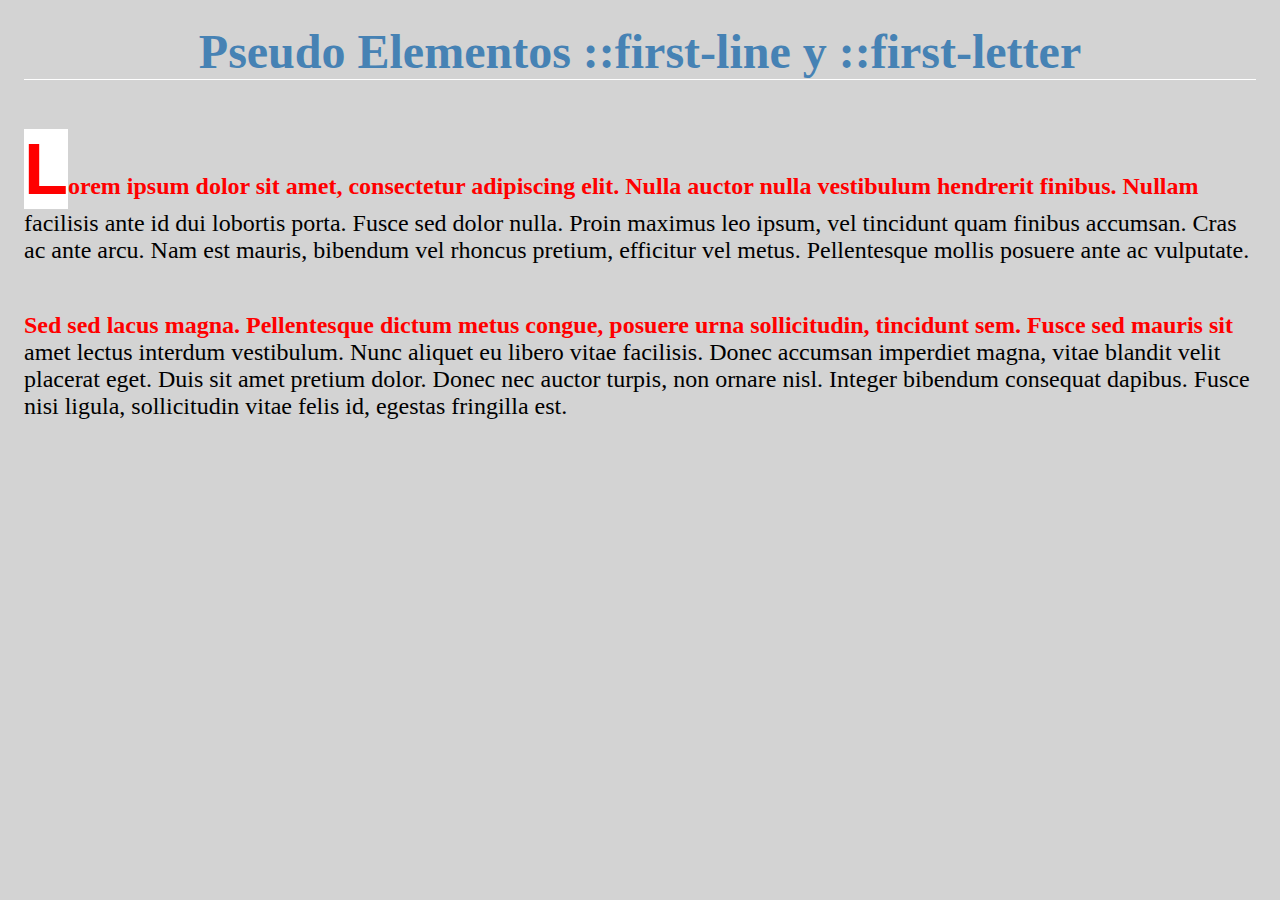
<file: Ejercicios Selectores/Ejercicios Selectores/ejercicio7_pseudoelementos/ejercicio7.html>
<!DOCTYPE html>
<html lang="es">
<head>
	<meta charset="utf-8"/>
	<title>CSS3</title>
	<link rel="stylesheet" href="style.css">
	<link href='https://fonts.googleapis.com/css?family=Indie+Flower' rel='stylesheet' type='text/css'>
</head>
<body>
	<section>
		<h1>Pseudo Elementos ::first-line y ::first-letter</h1>
		
		<p class="parrafo">Lorem ipsum dolor sit amet, consectetur adipiscing elit. Nulla auctor nulla vestibulum hendrerit finibus. 
		Nullam facilisis ante id dui lobortis porta. Fusce sed dolor nulla. Proin maximus leo ipsum, vel tincidunt quam 
		finibus accumsan. Cras ac ante arcu. Nam est mauris, bibendum vel rhoncus pretium, efficitur vel metus. 
		Pellentesque mollis posuere ante ac vulputate. </p>
		
		<p>Sed sed lacus magna. Pellentesque dictum metus congue, posuere urna sollicitudin, tincidunt sem. Fusce sed mauris 
		sit amet lectus interdum vestibulum. Nunc aliquet eu libero vitae facilisis. Donec accumsan imperdiet magna, vitae 
		blandit velit placerat eget. Duis sit amet pretium dolor. Donec nec auctor turpis, non ornare nisl. Integer bibendum 
		consequat dapibus. Fusce nisi ligula, sollicitudin vitae felis id, egestas fringilla est. </p>	
	</section>
</body>
</html>
</file>
<file: Ejercicios FLEX/Ejercicios FLEX/ejercicioGrid/style.css>
.container {
    background-color: rgb(99, 147, 170);
    display: grid;
    grid-template-columns: 1fr 3fr 1fr;
    gap: 2em;
    height: 90vh;
    padding: 2vh;
}

.container div {
    background-color: rgb(219, 213, 131);
    box-sizing: border-box;
    border: 2px solid black;
}
</file>
<file: Ejercicios RWD/Ejercicios RWD/ejercicio1/styles.css>
* {
    margin: 0;
    padding: 0;
    box-sizing: border-box;
    font-family: system-ui, -apple-system, BlinkMacSystemFont, 'Segoe UI', Roboto, Oxygen, Ubuntu, Cantarell, 'Open Sans', 'Helvetica Neue', sans-serif;
}


body {
    width: 100vw;
    height: 100vh;
}

header {
    background-color: blueviolet;
    grid-area: header;
    display: flex;
    justify-content: center;
    align-items: center;
    font-size: 3em;
    color: white;
}

nav {
    background-color: cornflowerblue;
    grid-area: nav;
    display: flex;
    justify-content: center;
    align-items: center;
    font-size: 3em;
    color: white;
}

aside {
    background-color: darkmagenta;
    grid-area: aside;
    display: flex;
    justify-content: center;
    align-items: center;
    font-size: 3em;
    color: white;
}

section {
    background-color: indigo;
    grid-area: section;
    display: flex;
    justify-content: center;
    align-items: center;
    font-size: 3em;
    color: white;
}

footer {
    background-color: darkorchid;
    grid-area: footer;
    display: flex;
    justify-content: center;
    align-items: center;
    font-size: 3em;
    color: white;
}

main {
    display: grid;
    height: 100%;
    grid-template-rows: 2fr 1fr 4fr 2fr 4fr;
    grid-template-areas:
    "header"
    "nav"
    "aside"
    "section"
    "footer";
}
@media screen and (min-width: 600px) {
    main {
        grid-template-columns: 30% 70%;
        grid-template-rows: 2fr 1fr 4fr 1fr ;
        grid-template-areas:
            "header header"
            "nav nav"
            "aside section"
            "footer footer";
    }
}

@media screen and (min-width: 1000px) {
    main {
        margin: 0 10%;
        grid-template-columns: 20% 60% 20%;
        grid-template-rows: 2fr 4fr 1fr ;
        grid-template-areas:
            "header header header"
            "nav  section aside"
            "footer footer footer";
    }
}
</file>
<file: Ejercicios GRID/Ejercicios GRID/1.ejercicios_plantillas/ejercicio2/style.css>
body {
    display: grid;
    grid-template-columns: 1fr 2fr 1fr;
    grid-template-rows: 1fr 4fr;
    height: 100vh;
    width: 100%;
    margin: 0;
    padding: 0;
}

header {
    grid-column: 1/5;
    text-align: center;
    background-color: rgb(236, 236, 236);
}

nav {
    background-color: lightgrey;
}

aside {
    background-color: lightgrey;
}

main {
    background-color: grey;
}

footer {
    position: fixed;
    background-color: rgb(236, 236, 236);
    margin-top: 90vh;
    height: 10vh;
    width: 100%;
}
</file>
<file: Ejercicios GRID/Ejercicios GRID/1.ejercicios_plantillas/ejercicio3/styles.css>
body{
	margin: 0;
	padding: 0;
	box-sizing: border-box;
	display: grid;
	grid-template-columns: 30% 70%;
	font-family: Arial, Helvetica, sans-serif;
}

header{
	background-color: salmon;
	color: white;
	grid-column: 1/3;
	text-align: center;
}

nav{
	background-color: #52cc95;
	color: white;
	grid-column: 1/3;
	display: flex;
	justify-content: space-between;
	padding-right: 2em;
}

nav ul{
	display: flex;
	gap: 2em;
}

nav ul li {
	list-style: none;
}

aside{
	background-color: lightgrey;
	grid-column: 1/2;
	padding: 1em;
}

aside img {
	width: 100%;
}

main{
	margin: 1em;
	text-align: justify;
}

footer{
	background-color: grey;
	position: fixed;
	width: 100%;
	text-align: center;
	margin-top: 96%;
}
</file>
<file: Ejercicios FLEX/Ejercicios FLEX/ejercicio2.css>
*{
    margin: 0;
    padding: 0;
    box-sizing: border-box;
    font-family: Arial, Helvetica, sans-serif;
}


ul {
    display: flex;
    flex-direction: column;
    gap: 1em;
}

li {
    background-color: lightgrey;
    padding: 1em;
    display: flex;
    justify-content: space-between;
    align-items: center;
}

li a {
    background-color: white;
    text-decoration: none;
    color: black;
    padding: 0.5em;
}
</file>
<file: Ejercicios FLEX/Ejercicios FLEX/ejercicio3.css>
*{
    margin: 0;
    padding: 0;
    box-sizing: border-box;
    font-family: Arial, Helvetica, sans-serif;
}

main {
    height: 100vh;
    display: flex;
    justify-content: center;
    align-items: center;
    background-color: rgb(236, 236, 236);
}

div {
    background-color: lightgrey;
    padding: 1em;
    width: 45%;
    display: flex;
    flex-direction: column;
    gap: 1em;
}
</file>
<file: Ejercicios FLEX/Ejercicios FLEX/ejercicio5.css>
*{
    margin: 0;
    padding: 0;
    box-sizing: border-box;
}

body {
    display: flex;
    flex-direction: column;
    width: 100%;
    height: 100vh;
}

main {
    display: flex;
    width: 100%;
    height: 70%;
}

header {
    background-color: lightgrey;
    height: 20%;
}

nav {
    background-color: rgb(180, 180, 180);
    width: 25%;
    order: -2;
}

aside {
    background-color: rgb(185, 185, 185);
    width: 25%;
}

article{
    background-color: grey;
    width: 50%;
}

footer {
    background-color: lightgrey;
    height: 10%;
}
</file>
<file: Ejercicios FLEX/Ejercicios FLEX/ejercicio4/style.css>
*{
	margin: 0;
	padding: 0;
	box-sizing: border-box;
}

main{
	display: flex;
	width: 100%;
	flex-wrap: wrap;
	gap: 2em;
}

div{
	width: 400px;
	height: 400px;
	border-radius: 5em;
	box-shadow: 1px 1px 20px 0px #5B5B5B;
	margin: 1em 0;
}
div img{
	max-width: 100%;
	border-radius: 5em;
}
</file>
<file: Ejercicios FLEX/Ejercicios FLEX/ejercicio6/style.css>
*{
	border: 0;
	padding: 0;
	box-sizing: border-box;
}

body{
	background-color: rgb(144, 229, 229);
	height: 100vh;

}

main {
	height: 100%;
	display: flex;
	justify-content: center;
	align-items: center;
	gap: 2em;
	width: 100%;
}

.columna{
	height: 65%;
	width: 25%;
	max-width: 30vh;
	border-radius: .5em;
	box-shadow: 3px 3px 3px 0 #5B5B5B;
	background-color: white;
	display: flex;
	flex-direction: column;
	text-align: center;
	min-height: 480px;
	max-height: 90vh;
	min-width: 250px;
}

.top{
	border-radius: .5em .5em 0 0;
	background-color: rgb(255, 116, 116);
}

.bot a{	
	border-radius: .2em;
	background-color: lightgrey;
	color: black;
	padding: 1em 2em;
	text-decoration: none;
	letter-spacing: -0.05;
}

.mid {
	flex-grow: 2.5;
}

.mid p {
	text-decoration: underline;
}

.bot {
	flex-grow: 1;
}
</file>
<file: Ejercicios FLEX/Ejercicios FLEX/ejercicio7/style.css>
*{
    border: 0;
    margin: 0;
    box-sizing: border-box;
    font-family: Arial, Helvetica, sans-serif;
}

header{
    background-color: rgb(243, 118, 118);
    color: white;
    text-align: center;
    padding: 1.5em;
}

nav{
    background-color: rgb(72, 161, 106);
    color: white;
    display: flex;
    justify-content: space-between;
    padding: 0.75em;
}

nav ul{
    display: flex;
    gap: 2em;
    list-style: none;
}

.centro{
    display: flex;
    width: 100%;
}

aside {
    background-color: lightgrey;
    width: 30%;
    padding: 0.5em;
}

aside img{
    width: 90%;
}

main{
    width: 70%;
    padding: 2em;
}
</file>
<file: Ejercicios Selectores/Ejercicios Selectores/ejercicio5_pseudoclases/style.css>
*{
    margin: 0;
    padding: 0;
    box-sizing: border-box;
}

body {
    width: 100%;
    height: 100vh;
    background-color: #DFDFDF;

}

section {
    width: 100%;
    height: 100vh;
    display: flex;
    gap: 2em;
    flex-direction: column;
    justify-content: center;
}

.types{
    display: flex;
    width: 100%;
    justify-content: center;
    gap: 1em;
}

.UI {
    display: flex;
    flex-direction: column;
    width: 100%;
    align-items: center;
    gap: 0.5em;
}

h1 {
    color: #4682B4;
    border-bottom: 1px solid white;
}

li {
    list-style: none;
}

input[type="text"],
input[type="email"],
textarea,
input[type="submit"] {
    border: 2px solid steelblue;
}

input:disabled,
textarea:disabled {
    background-color: #666;
    cursor: no-drop;
}

input[type="email"]:enabled {
    background-color: yellow;
    color: green;
}

input[type="radio"]:checked + label {
    font-weight: bold;
    color: white;
    border: 1px solid steelblue;
    padding: 0.2em 0.5em; 
    border-radius: 4px;
}

input[type="text"],
input[type="email"] {
    width: 100%;
    padding: 0.7em;
    margin-top: 0.5em;
}

textarea {
    width: 100%;
    padding: 0.7em;
}

form div:nth-child(2) {
    display: flex;
    justify-content: center;
    gap: 0.5em;
}

form div:nth-child(4) {
    display: flex;
    justify-content: center;
}

input[type="submit"] {
    background-color: #4682B4;
    border: 2px solid white;
    padding: 1em;
    cursor: pointer;
    transition: background-color 0.3s;
}

input[type="submit"]:hover {
    background-color: steelblue;
}

form {
    display: flex;
    flex-direction: column;
    gap: 1em;
}


.nth-of-type div, .nth-of-type li, .nth-child div, .nth-child li{
    border: 1px solid black;
}

.nth-of-type div:nth-of-type(odd){
    background-color: orange;
    color: white;
    font-size: 2em;
}

.nth-of-type li:nth-of-type(odd){
    background-color: blue;
    color: white;
    font-size: 2em;
}

.nth-of-type strong {
    font-size: 1.5em;
    color: red;
}

.nth-child li:nth-child(odd){
    background-color: green;
    color: white;
}

.nth-child li:nth-child(even){
    background-color: red;
    color: white;
}
</file>
<file: Ejercicios Selectores/Ejercicios Selectores/ejercicio7_pseudoelementos/style.css>
*{
    margin: 0;
    padding: 0;
    box-sizing: border-box;
}

body{
    height: 100vh;
    width: 100%;
    background-color: lightgrey;
}

section{
    display: flex;
    flex-direction: column;
    align-items: center;
    gap: 2em;
    font-size: 1.5em;
    padding: 1em;
}

h1 {
    color: #4682B4;
    border-bottom: 1px solid white;
    width: 100%;
    text-align: center;
}

.parrafo::first-letter{
    color: red;
    font-size: 3em;
    font-family: 'Lucida Sans', 'Lucida Sans Regular', 'Lucida Grande', 'Lucida Sans Unicode', Geneva, Verdana, sans-serif;
    background-color: white;
}

.parrafo::first-line{
    color: red;
}

p::first-line{
    color: red;
    font-weight: bold;
}
</file>
